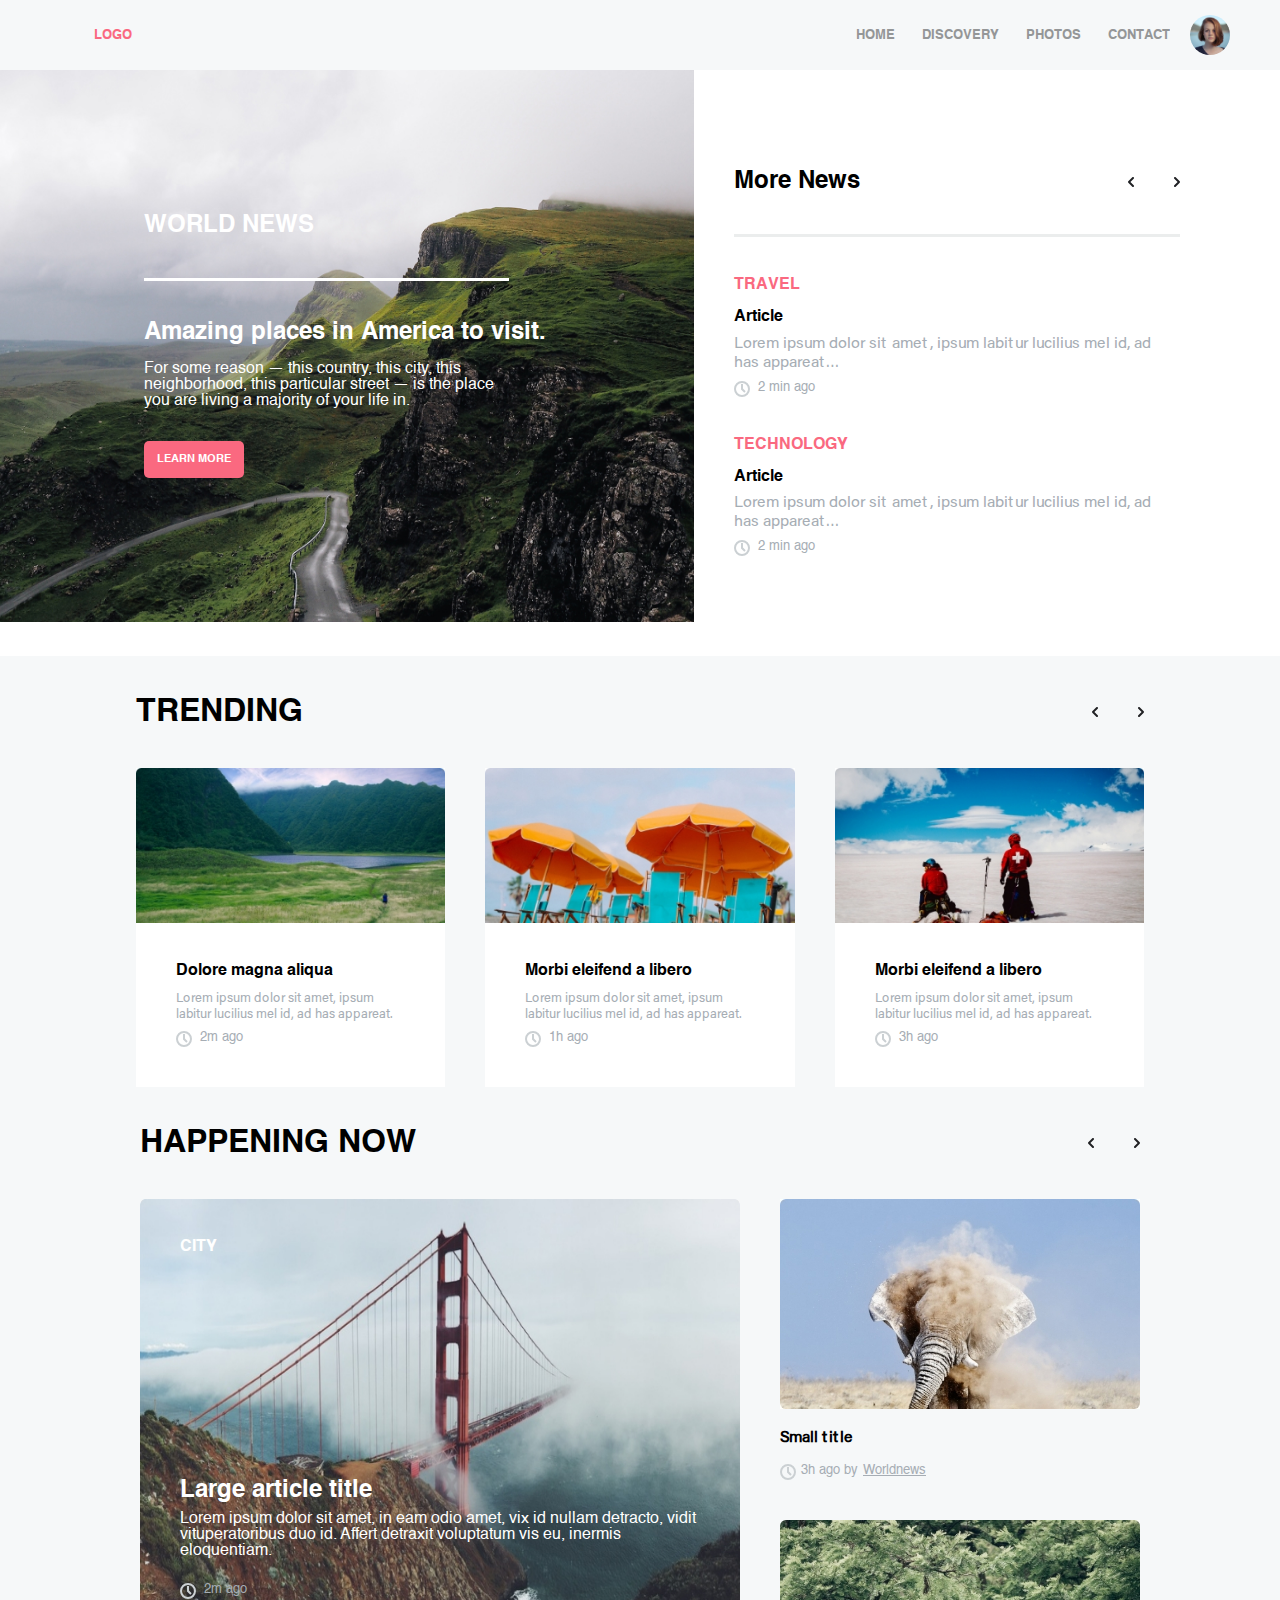
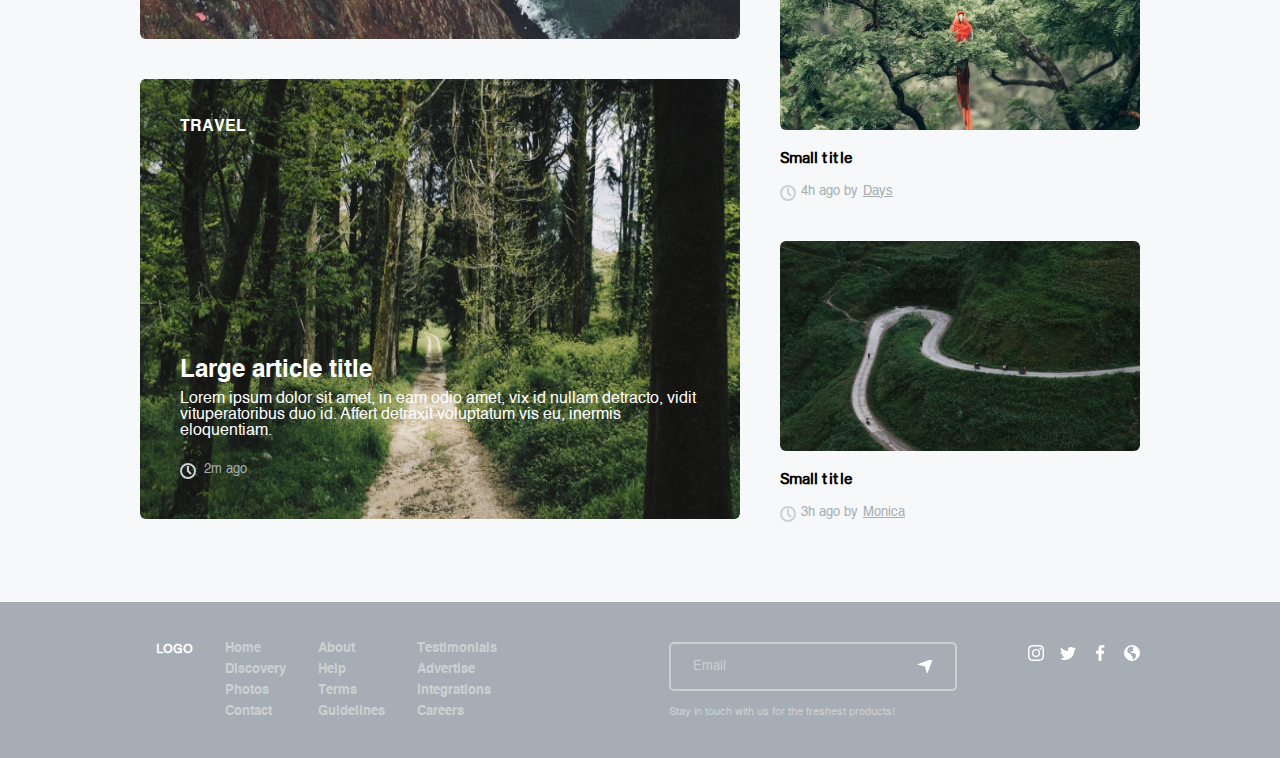
<file: index.html>
<!DOCTYPE html>
<html lang="en">
  <head>
    <meta charset="UTF-8" />
    <meta http-equiv="X-UA-Compatible" content="IE=edge" />
    <meta name="viewport" content="width=device-width, initial-scale=1.0" />
    <link rel="stylesheet" href="style.css" />
    <title>HOME</title>
  </head>
  <body>
    <header>
      <nav class="navbar">
        <img src="./phone-img/phone-hamburger.svg" class="phone-burger" alt="">
        <a href="#" class="nav-logo">LOGO</a>
        <ul class="nav-menu">
          <li class="nav-item" id="hidden-hamburger-logo">
            <a href="#" >LOGO</a>
          </li>
          <li class="nav-item">
            <img src="./phone-img/home.svg" class="hidden-hamburger-icons" alt="">
            <a href="#" class="nav-link focus">HOME</a>
          </li>
          <li class="nav-item">
            <img src="./phone-img/discover.svg" class="hidden-hamburger-icons" alt="">
            <a href="./api.html" class="nav-link">DISCOVERY</a>
          </li>
          <li class="nav-item">
            <img src="./phone-img/photos.svg" class="hidden-hamburger-icons" alt="">
            <a href="#" class="nav-link">PHOTOS</a>
          </li>
          <li class="nav-item">
            <img src="./phone-img/mail.svg" class="hidden-hamburger-icons" alt="">
            <a href="#" class="nav-link">CONTACT</a>
          </li>
          <li class="nav-item" id="hidden-profile-tag">
            <img src="./phone-img/phone-profile.svg" class="hidden-hamburger-icons" alt="">
            <a href="#" class="nav-link">PROFILE</a>
          </li>
        </ul>
        <img src="./images/prof-pic.svg" class="profile-img" alt=""/>
      </nav>
    </header>

    <section class="news-container">
      <div class="left-side">
        <h1>WORLD NEWS</h1>
        <h2>Amazing places in America to visit.</h2>
        <p>
          For some reason — this country, this city, this neighborhood, this
          particular street — is the place you are living a majority of your
          life in.
        </p>
        <a href="./index-2.html" class="learn-more-btn">LEARN MORE</a>
      </div>
      <div class="right-side">
        <h1>
          More News
          <span class="arrow-icons">
            <img src="./images/arrow back.svg" alt="">
            <img src="./images/arrow.svg" alt="">
          </span>
        </h1>
        <div class="articles">
        <p class="title_">TRAVEL</p>
        <p class="article-title">Article</p>
        <p class="article-txt">
          Lorem ipsum dolor sit amet, ipsum labitur lucilius mel id, ad has
          appareat…
        </p>
        <p class="ago"><img src="./images/time.svg" />2 min ago</p>
    </div>
    <div class="articles">
        <p class="title_">TECHNOLOGY</p>
        <p class="article-title">Article</p>
        <p class="article-txt">
          Lorem ipsum dolor sit amet, ipsum labitur lucilius mel id, ad has
          appareat…
        </p>
        <p class="ago"><img src="./images/time.svg" /></i>2 min ago</p>
      </div>
    </div>
    </section>

    <section class="trending-container">
        <div class="trending">
            <div class="bar">
            <h1>
            TRENDING
        </h1>
            <span class="arrow-icons">
                <img src="./images/arrow back.svg" alt="">
                <img src="./images/arrow.svg" alt="">
            </span>
        </div>
    <div class="cards">
        <div class="card">
            <img src="./images/trending-1.jpg" alt="">
            <p class="card-title">Dolore magna aliqua</p>
            <p class="card-txt">Lorem ipsum dolor sit amet, ipsum labitur lucilius mel id, ad has appareat.</p>
            <p class="ago"><img src="./images/time.svg" /></i>2m ago</p>
        </div>
        <div class="card">
            <img src="./images/trending-2.jpg" alt="">
            <p class="card-title">Morbi eleifend a libero</p>
            <p class="card-txt">Lorem ipsum dolor sit amet, ipsum labitur lucilius mel id, ad has appareat.</p>
            <p class="ago"><img src="./images/time.svg" /></i>1h ago</p>
        </div>
        <div class="card">
            <img src="./images/trending-3.jpg" alt="">
            <p class="card-title">Morbi eleifend a libero</p>
            <p class="card-txt">Lorem ipsum dolor sit amet, ipsum labitur lucilius mel id, ad has appareat.</p>
            <p class="ago"><img src="./images/time.svg" /></i>3h ago</p>
        </div>
</div>
</div>
    </section>
    <section class="happening-now-container">
        <div class="bar">
            <h1>
            HAPPENING NOW
        </h1>
            <span class="arrow-icons">
                <img src="./images/arrow back.svg" alt="">
              <img src="./images/arrow.svg" alt="">
            </span>
        </div>
        <div class="happening-sides">
        <div class="happening-left-sides">
        <div class="happening-left-side" id="img-1">
            <p class="title">CITY</p>
            <h1 class="happening-title">Large article title</h1>
            <p class="happening-txt">Lorem ipsum dolor sit amet, in eam odio amet, vix id nullam detracto, vidit vituperatoribus duo id. Affert detraxit voluptatum vis eu, inermis eloquentiam.</p>
            <p class="ago"><img src="./images/time.svg" /></i>2m ago</p>
    </div>
        <div class="happening-left-side" id="img-2">
            <p class="title">TRAVEL</p>
            <h1 class="happening-title">Large article title</h1>
            <p class="happening-txt">Lorem ipsum dolor sit amet, in eam odio amet, vix id nullam detracto, vidit vituperatoribus duo id. Affert detraxit voluptatum vis eu, inermis eloquentiam.</p>
            <p class="ago"><img src="./images/time.svg" /></i>2m ago</p>
            </div>
        </div>

        <div class="happening-right-sides">
            <div class="right-card">
                <img src="./images/happening-right-1.jpg"  alt="">
                <p class="small-title">Small title</p>
                <p class="small-info"><img src="./images/time.svg" />
                    3h ago by <u>Worldnews</u></p>
            </div>
            <div class="right-card">
                <img src="./images/happening-right-2.jpg"  alt="">
                <p class="small-title">Small title</p>
                <p class="small-info"><img src="./images/time.svg" />
                    4h ago by<u>Days</u></p>
            </div> 
            <div class="right-card">
                <img src="./images/happening-right-3.jpg"   alt="">
                <p class="small-title">Small title</p>
                <p class="small-info"><img src="./images/time.svg" />
                    3h ago by<u>Monica</u></p>
            </div>         
        </div>
    </div>
    </section>
    <footer>
      <div class="container-footer">
        <div class="footer-tags">
            <div class="col" id="logo-tag"><a href="#">LOGO</a></div>
            <div class="col"> <a href="#">Home</a>
                <a href="#">Discovery</a>
                <a href="#">Photos</a>
                <a href="#">Contact</a>
            </div>
       <div class="col">
        <a href="#">About</a>
       <a href="#">Help</a>
       <a href="#">Terms</a>
       <a href="#">Guidelines</a>
    </div>
       <div class="col">
           <a href="#">Testimonials</a>
        <a href="#">Advertise</a>
        <a href="#">Integrations</a>
        <a href="#">Careers</a>
    </div>
    </div>

    <form>
        <input type="email" class="email-input" placeholder="Email">
        <label for="">Stay in touch with us for the freshest products!</label>
        </form>

        <div class="icons">
            <img src="./images/instagram.svg" alt="">
            <img src="./images/twitter.svg" alt="">
            <img src="./images/facebook.svg" alt="">
            <img src="./images/web.svg" alt="">
        </div>
      </div>
    </footer>
    
  <script src="./app.js"></script>
  </body>
</html>
</file>
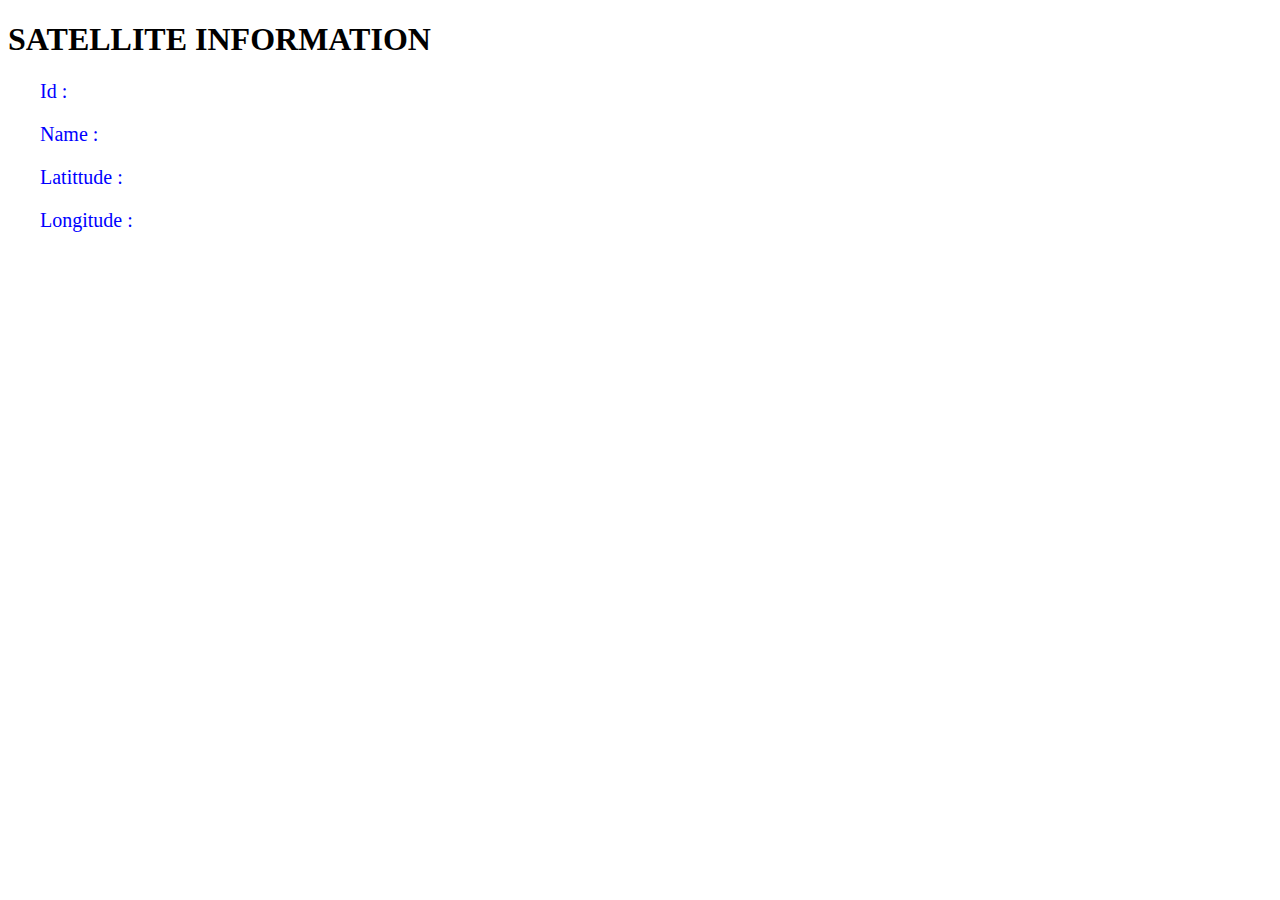
<file: api.html>
<!DOCTYPE html>
<html lang="en">
  <head>
    <meta charset="UTF-8" />
    <meta http-equiv="X-UA-Compatible" content="IE=edge" />
    <meta name="viewport" content="width=device-width, initial-scale=1.0" />
    <title>API</title>
  </head>
  <body>
    <!-- DISCOVERY-ზე გადასვლისას ხსნის API_ს გვერდს -->

    <h1><b>SATELLITE INFORMATION</b></h1>
    <div style="color: blue; margin-left: 2rem; font-size: 20px">
      <p>Id : <span id="id" style="font-weight: bold"></span><br /></p>
      <p>Name : <span id="name" style="font-weight: bold"></span><br /></p>
      <p>Latittude : <span id="lan" style="font-weight: bold"></span><br /></p>
      <p>Longitude : <span id="lon" style="font-weight: bold"> </span></p>
    </div>

    <script>
      const url = "https://api.wheretheiss.at/v1/satellites/25544";

      async function getData() {
        const response = await fetch(url);
        const data = await response.json();
        const { id, name, latitude, longitude } = data;

        document.getElementById("id").textContent = id;
        document.getElementById("name").textContent = name;
        document.getElementById("lan").textContent = latitude;
        document.getElementById("lon").textContent = longitude;
      }
      getData();
    </script>
  </body>
</html>
</file>
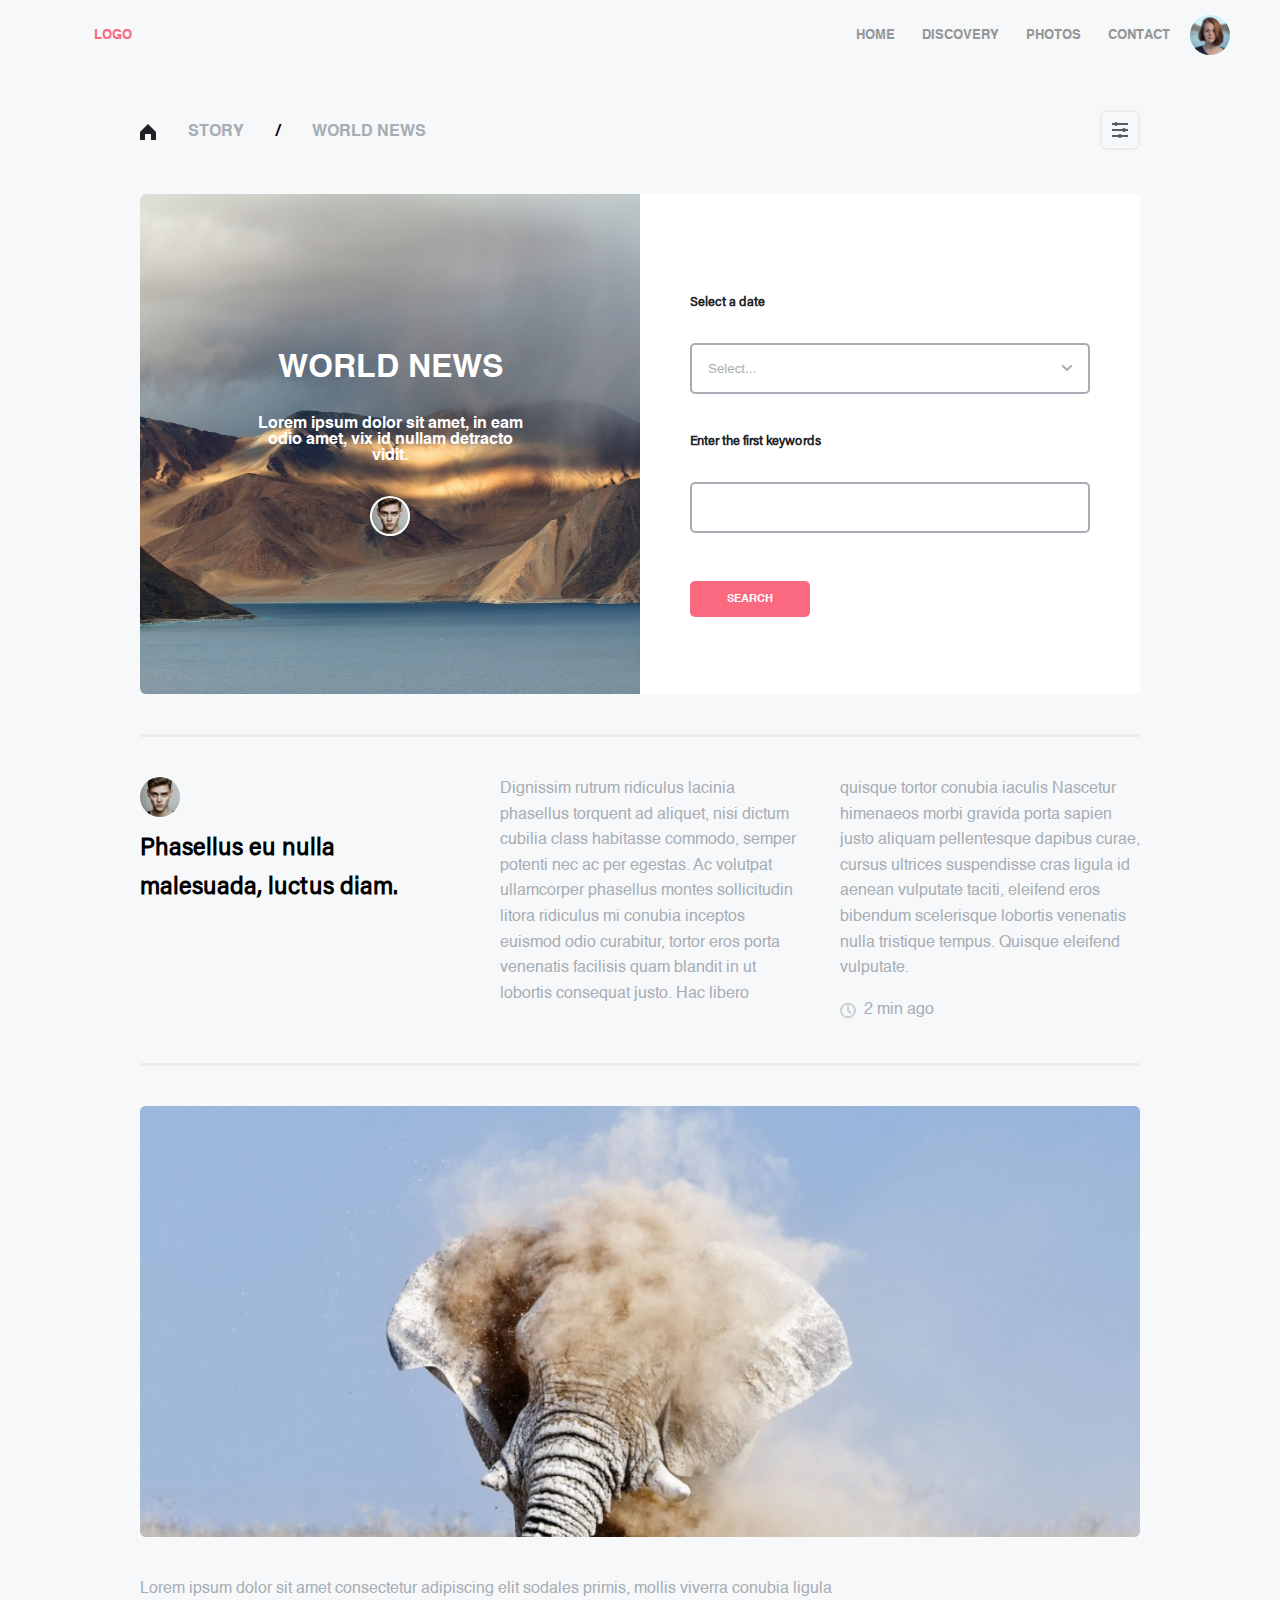
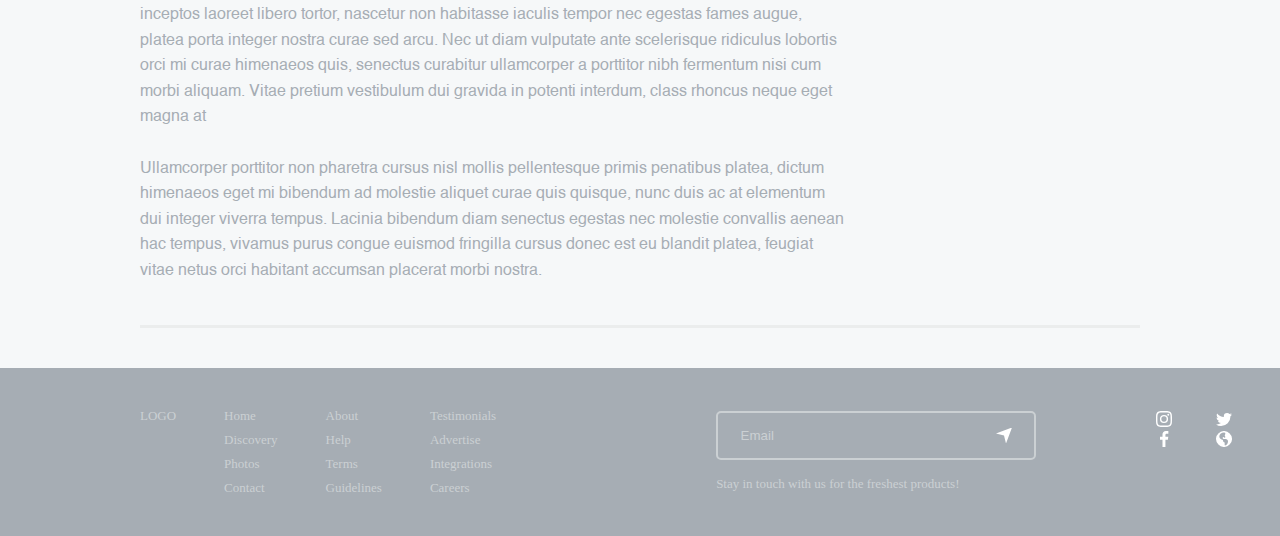
<file: index-2.html>
<!DOCTYPE html>
<html lang="en">
  <head>
    <meta charset="UTF-8" />
    <meta http-equiv="X-UA-Compatible" content="IE=edge" />
    <meta name="viewport" content="width=device-width, initial-scale=1.0" />
    <link rel="stylesheet" href="/style-2.css" />
    <title>Document</title>
  </head>
  <body>
    <header>
      <nav class="navbar">
        <a href="#" class="nav-logo">LOGO</a>
        <ul class="nav-menu">
          <li class="nav-item">
            <a href="" class="nav-link">HOME</a>
          </li>
          <li class="nav-item">
            <a href="" class="nav-link">DISCOVERY</a>
          </li>
          <li class="nav-item">
            <a href="" class="nav-link">PHOTOS</a>
          </li>
          <li class="nav-item">
            <a href="" class="nav-link">CONTACT</a>
          </li>
        </ul>
        <img src="./images/prof-pic.svg" class="profile-img" alt="" />
      </nav>
    </header>

    <!-- --------main------------ -->

    <div class="phone-navbar">
      <img src="./phone-page-2/Arrow Back.svg" class="phone-back-btn" alt="" />
      <img src="./phone-page-2/filter.svg" class="phone-filter" alt="" />
      <!--  phone bar is not displayed on bigger devices-->
    </div>
    <section class="main-container">
      <div class="bar">
        <div class="left-bar">
          <img src="./images/home.svg" alt="" />
          <a href="#" class="focus">STORY</a>
          <p>/</p>
          <a href="#">WORLD NEWS</a>
        </div>
        <div class="right-bar">
          <div class="filter">
            <img src="./page_2_imgs/filter.svg" alt="" />
          </div>
        </div>
      </div>
      <div class="main">
        <div class="main-left">
          <h1>WORLD NEWS</h1>
          <p>
            Lorem ipsum dolor sit amet, in eam odio amet, vix id nullam detracto
            vidit.
          </p>
          <img src="./page_2_imgs/avatar.svg" alt="" />
        </div>

        <div class="main-right">
          <form class="top-form">
            <label for="date" class="top-label">Select a date</label>
            <input
              class="top-input"
              type="datetime"
              id="date"
              name="date"
              placeholder="Select..."
            />
            <label for="" class="top-label">Enter the first keywords</label>
            <input type="text" class="top-input" />
            <button type="submit" class="search-btn">SEARCH</button>
          </form>
        </div>
      </div>
    </section>

    <section class="info-container">
      <div class="left-info">
        <img src="./page_2_imgs/avatar2.svg" alt="" />
        <p>Phasellus eu nulla malesuada, luctus diam.</p>
      </div>
      <div class="right-info">
        <p>
          Dignissim rutrum ridiculus lacinia phasellus torquent ad aliquet, nisi
          dictum cubilia class habitasse commodo, semper potenti nec ac per
          egestas. Ac volutpat ullamcorper phasellus montes sollicitudin litora
          ridiculus mi conubia inceptos euismod odio curabitur, tortor eros
          porta venenatis facilisis quam blandit in ut lobortis consequat justo.
          Hac libero quisque tortor conubia iaculis Nascetur himenaeos morbi
          gravida porta sapien justo aliquam pellentesque dapibus curae, cursus
          ultrices suspendisse cras ligula id aenean vulputate taciti, eleifend
          eros bibendum scelerisque lobortis venenatis nulla tristique tempus.
          Quisque eleifend vulputate.
        </p>
        <span><img src="./images/time.svg" alt="" />2 min ago</span>
      </div>
    </section>

    <section class="elephant">
      <img src="./page_2_imgs/elephant.jpg" alt="" />
      <p>
        Lorem ipsum dolor sit amet consectetur adipiscing elit sodales primis,
        mollis viverra conubia ligula inceptos laoreet libero tortor, nascetur
        non habitasse iaculis tempor nec egestas fames augue, platea porta
        integer nostra curae sed arcu. Nec ut diam vulputate ante scelerisque
        ridiculus lobortis orci mi curae himenaeos quis, senectus curabitur
        ullamcorper a porttitor nibh fermentum nisi cum morbi aliquam. Vitae
        pretium vestibulum dui gravida in potenti interdum, class rhoncus neque
        eget magna at <br /><br />
        Ullamcorper porttitor non pharetra cursus nisl mollis pellentesque
        primis penatibus platea, dictum himenaeos eget mi bibendum ad molestie
        aliquet curae quis quisque, nunc duis ac at elementum dui integer
        viverra tempus. Lacinia bibendum diam senectus egestas nec molestie
        convallis aenean hac tempus, vivamus purus congue euismod fringilla
        cursus donec est eu blandit platea, feugiat vitae netus orci habitant
        accumsan placerat morbi nostra.
      </p>
      <span class="visible-only-phone"
        >In hac habitasse platea dictumst. Sed nec venenatis odio. Nulla
        faucibus ipsum sed faucibus accumsan. Donec rhoncus luctus.</span
      >
    </section>
    <footer>
      <div class="footer-tags">
        <div class="col" id="logo-tag"><a href="#">LOGO</a></div>
        <div class="col">
          <a href="#">Home</a>
          <a href="#">Discovery</a>
          <a href="#">Photos</a>
          <a href="#">Contact</a>
        </div>
        <div class="col">
          <a href="#">About</a>
          <a href="#">Help</a>
          <a href="#">Terms</a>
          <a href="#">Guidelines</a>
        </div>
        <div class="col">
          <a href="#">Testimonials</a>
          <a href="#">Advertise</a>
          <a href="#">Integrations</a>
          <a href="#">Careers</a>
        </div>
      </div>

      <form>
        <input type="email" class="email-input" placeholder="Email" />
        <label for="">Stay in touch with us for the freshest products!</label>
      </form>

      <div class="icons">
        <img src="./images/instagram.svg" alt="" />
        <img src="./images/twitter.svg" alt="" />
        <img src="./images/facebook.svg" alt="" />
        <img src="./images/web.svg" alt="" />
      </div>

    </footer>
     <!-- ------------------phone paging----------------- -->
     <div class="phone-paging">
      <a href="#">01</a>
      <a href="#">02</a>
      <a href="#">03</a>
      <a href="#">04</a>
      <a href="#">05</a>
      <a href="#">06</a>
      <img src="./phone-page-2/More.svg" alt="">

      <script src="./app-2.js"></script>
  </body>
</html>
</file>
<file: style.css>
@import "fonts.css";

* {
  padding: 0;
  margin: 0;
  box-sizing: border-box;
}
/* ---------- navigation ----------- */

.navbar {
  display: flex;
  align-items: center;
  min-height: 70px;
  background-color: #f6f8f9;
  padding: 0 30px;
  font-family: "Helvetica-bold";
  font-size: 11px;
}
.phone-burger {
  display: none;
}
#hidden-profile-tag {
  display: none;
}
.hidden-hamburger-icons {
  display: none;
}
#hidden-hamburger-logo {
  display: none;
}

.nav-logo {
  padding-left: 4rem;
  color: #fa6980;
  font-size: 13px;
  text-decoration: none;
}

.nav-menu {
  display: flex;
  gap: 27px;
  width: 100%;
  justify-content: end;
  list-style: none;
}

.nav-link {
  color: #343638;
  font-size: 13px;
  text-decoration: none;
  opacity: 0.5;
  float: right;
}
.nav-link:hover {
  opacity: 1;
  transition: 0.5s all ease-in-out;
}

.profile-img {
  padding: 10px 20px;
  height: 60px;
}
/* ----------- news ----------- */
.news-container {
  display: flex;
  height: max-content;
  width: 100%;
  gap: 2.5rem;
}

.left-side {
  display: flex;
  flex-direction: column;
  align-items: flex-start;
  padding: 9rem;
  width: 60%;
  height: max-content;
  background-image: url(./images/news-img.jpg);
  background-size: 100% 100%;
  background-position: inherit;
  color: #fff;
}

.left-side > h1 {
  width: 90%;
  border-bottom: 3px white solid;
  padding-bottom: 2.5rem;
  font-family: "Helvetica-bold";
  font-size: 24px;
}
.left-side > h2 {
  margin-top: 2.5rem;
  font-family: "Helvetica-bold";
  font-size: 24px;
}
.left-side > p {
  margin-top: 1rem;
  margin-right: 2rem;
  font-family: "Helvetica";
  font-size: 16px;
}

.learn-more-btn {
  margin-top: 2rem;
  text-align: center;
  text-decoration: none;
  padding: 0.8rem;
  border-radius: 5px;
  background-color: #fa6980;
  color: #fff;
  font-family: "Helvetica-bold";
  font-size: 11px;
  border: none;
}

.right-side {
  display: flex;
  flex-direction: column;
  padding: 6.25rem 6.25rem 6.25rem 0;
}

.right-side > h1 {
  display: flex;
  justify-content: space-between;
  width: 100%;
  border-bottom: 3px solid #ebeded;
  padding-bottom: 2.5rem;
  font-family: "Helvetica-bold";
  font-size: 24px;
}

.arrow-icons {
  display: flex;
  align-items: center;
  gap: 2.5rem;
  font-size: 1rem;
}

.title_ {
  color: #fa6980;
  margin-top: 2.5rem;
  font-family: "Helvetica-bold";
  font-size: 16px;
}

.article-title {
  font-family: "Helvetica-bold";
  font-size: 16px;
  margin-top: 1rem;
  margin-bottom: 0.6rem;
}
.article-txt {
  color: #a6adb4;
  font-family: "Acumin Pro";
  font-size: 16px;
}
.ago {
  display: flex;
  color: #a6adb4;
  gap: 0.5rem;
  font-size: 13px;
  font-family: "Helvetica";
  padding-top: 0.5rem;
}
/* ---------- trending ----------- */
.trending-container {
  background-color: #f6f8f9;
}
.trending {
  margin: 0rem 8.5rem;
  padding-top: 2.5rem;
}
.bar {
  display: flex;
  justify-content: space-between;
  font-family: "Helvetica-bold";
}

.cards {
  display: flex;
  gap: 2.5rem;
  margin-top: 2.5rem;
}
.card {
  display: flex;
  flex-direction: column;
  background-color: #fff;
}
.card > img {
  width: 100%;
}
.card-title {
  margin: 2.5rem 2.5rem 0.75rem 2.5rem;
  font-family: "Helvetica-bold";
  font-size: 16px;
}

.card-txt {
  margin: 0 2.5rem 0rem 2.5rem;
  font-size: 13px;
  color: #a6adb4;
  font-family: "Acumin Pro";
}
.card > .ago {
  margin-left: 2.5rem;
  margin-bottom: 2.5rem;
  font-family: "Helvetica";
  font-size: 13px;
}
/* --------- happening-now ------------- */
.happening-sides {
  display: flex;
  gap: 2.5rem;
  padding-top: 2.5rem;
}
.happening-now-container {
  padding: 2.5rem 8.75rem 2.5rem 8.75rem;
  background-color: #f6f8f9;
}
.happening-left-sides {
  display: flex;
  flex-direction: column;
  color: white;
}
#img-1 {
  background-image: url(./images/happening-1.jpg);
  background-size: 100% 100%;
  background-position: inherit;
  background-repeat: no-repeat;
  border-radius: 5px;
}
#img-2 {
  background-image: url(./images/happening-2.jpg);
  background-size: 100% 100%;
  background-position: inherit;
  background-repeat: no-repeat;
  margin-top: 2.5rem;
  border-radius: 5px;
}
.title {
  font-size: 16px;
  font-family: "Helvetica-bold";
  margin-top: 2.5rem;
  margin-left: 2.5rem;
}
.happening-title {
  font-size: 24px;
  font-family: "Helvetica-bold";
  margin-top: 14rem;
  margin-left: 2.5rem;
}
.happening-txt {
  margin: 0.5rem 2.5rem 1rem 2.5rem;
  font-size: 16px;
  font-family: "Helvetica";
}
.happening-left-side > .ago {
  margin-left: 2.5rem;
  margin-bottom: 2.5rem;
  font-size: 13px;
  font-family: "Helvetica";
}
/* ----------happpeing right side ---------- */
.right-card {
  margin-bottom: 2.5rem;
}
.small-title {
  margin-top: 1rem;
  font-weight: bold;
  font-family: "Acumin Pro";
  font-size: 16px;
}
.small-info {
  display: flex;
  gap: 5px;
  margin-top: 1rem;
  color: #a6adb4;
  font-size: 13px;
  font-family: "Helvetica";
}
/* -------footer-------- */
footer {
  background-color: #a6adb4;
}
.container-footer {
  display: flex;
  gap: 1rem;
}
.footer-tags {
  margin: 0 8.75rem;
  display: flex;
}
.col {
  display: flex;
  flex-direction: column;
  gap: 0.5rem;
  margin: 2.5rem 0;
  padding: 0 1rem;
}
.col > a {
  text-decoration: none;
  color: #cbd0d3;
  font-size: 13px;
  font-family: "Helvetica-bold";
}
#logo-tag > a {
  color: #fff;
  font-family: "Acumin Pro";
  font-size: 13px;
  font-weight: bold;
}
form {
  display: flex;
  justify-content: center;
  flex-direction: column;
  gap: 1rem;
}
.email-input {
  display: flex;
  width: 18rem;
  height: 2.5rem;
  background-color: #a6adb4;
  padding: 1.4rem;
  border-radius: 5px;
  border-color: #cbd0d3;
  border-style: solid;
  font-family: "Helvetica";
  font-size: 13px;
}
.email-input::placeholder {
  color: #cbd0d3;
  background: url(./images/send.svg) no-repeat right;
}
label {
  font-size: 11px;
  font-family: "Helvetica";
  color: #cbd0d3;
}

.icons {
  display: flex;
  align-items: flex-start;
  justify-content: flex-end;
  gap: 1rem;
  padding-top: 2.7rem;
  padding-right: 8.75rem;
  width: 100%;
}
/* ------- responsive ------- */
@media screen and (max-width: 768px) {
  html,
  body {
    max-width: 100%;
    overflow-x: hidden;
  }
  .phone-burger {
    display: block;
    cursor: pointer;
  }
  #hidden-profile-tag {
    display: block;
  }
  .hidden-hamburger-icons {
    display: block;
  }
  #hidden-hamburger-logo {
    display: block;
  }
  .nav-menu {
    flex-direction: column;
    position: fixed;
    align-items: flex-start;
    justify-content: flex-start;
    top: 0;
    padding: 0;
    left: -100%;
    width: 70vw;
    height: 100vh;
    background-color: white;
    transition: 1s all ease-in-out;
    z-index: -1;
  }

  .nav-menu.active {
    left: 0;
    z-index: 10;
    box-shadow: -45px 0px 125px 50px rgba(0, 0, 0, 0.8), 60vw 0 white;
  }

  .nav-item,
  #hidden-profile-tag,
  #hidden-hamburger-logo {
    margin: 1rem 1.5rem;
    display: flex;
    justify-content: center;
    align-items: center;
    gap: 1rem;
  }

  #hidden-hamburger-logo > a {
    text-decoration: none;
    color: #fa6980;
    font-size: 13px;
  }
  .nav-item > a,
  #hidden-profile-tag > a {
    font-size: 11px;
  }
  .navbar {
    display: flex;
    justify-content: space-between;
    align-items: center;
    background-color: #f6f8f9;
    max-height: 2.5rem;
  }
  .nav-logo {
    color: #a6adb4;
    font-size: 13px;
    font-weight: bold;
    text-decoration: none;
  }
  .profile-img {
    content: url(./phone-img/phone-profile.svg);
  }
  /* -----container-------- */
  .news-container {
    display: flex;
    flex-direction: column;
  }
  .left-side {
    width: 100%;
    background-size: 100vw 390px;
    padding: 2.5rem 1.5rem;
  }

  .right-side {
    display: flex;
    flex-direction: column;
    padding: 2.5rem 1.5rem;
  }

  .right-side > h1 {
    display: flex;
    justify-content: space-between;
    width: 100%;
    border-bottom: 3px solid #ebeded;
    padding-bottom: 2.5rem;
  }
  /* -------trending------------ */

  .trending {
    margin: 2.5rem 1.5rem 0 1.5rem;
  }
  .cards {
    flex-direction: column;
  }

  /* -------- happening ---------- */

  .happening-sides {
    flex-direction: column;
    gap: 0;
  }

  .happening-now-container {
    padding: 2.5rem 1.5rem;
  }
  #img-1 {
    background-size: 100vw 300px;
  }
  #img-2 {
    background-size: 100vw 300px;
  }
  .title {
    font-weight: bold;
    margin-top: 2rem;
    margin-left: 1.5rem;
  }
  .happening-title {
    margin-top: 3.75rem;
    margin-left: 1.5rem;
  }
  .happening-txt {
    margin: 1rem 1.5rem;
    font-size: 14px;
  }
  .happening-left-side > .ago {
    margin-left: 1.5rem;
    margin-bottom: 2.5rem;
  }
  .happening-left-sides {
    border-bottom: 2px solid #cbd0d3;
    padding-bottom: 2.5rem;
  }

  .happening-right-sides {
    display: flex;
    flex-direction: column;
    align-items: center;
    justify-content: center;
  }
  .right-card > * {
    width: 80vw;
  }
  .right-card {
    margin-top: 2.5rem;
  }
  footer {
    display: none;
  }
}
@media screen and (max-width: 1024px) {
  /* -----------news container--------- */
  .news-container {
    display: flex;
    flex-direction: column;
  }
  .left-side {
    width: 100%;
    background-size: 100vw 100%;
    height: 400px;
    padding: 2.5rem 5rem;
  }

  .right-side {
    display: flex;
    flex-direction: column;
    padding: 2.5rem 5rem;
  }

  .right-side > h1 {
    display: flex;
    justify-content: space-between;
    width: 100%;
    border-bottom: 3px solid #ebeded;
    padding-bottom: 2.5rem;
  }
  /* -------trending------- */
  .trending {
    margin: 0rem 5rem;
  }
  .cards {
    flex-direction: column;
  }

  /* ---------happening-------- */
  .happening-sides {
    flex-direction: column;
    gap: 0;
  }

  .happening-now-container {
    padding: 2.5rem 5rem;
  }
  #img-1 {
    background-size: 100vw 100%;
  }
  #img-2 {
    background-size: 100vw 100%;
  }
  .title {
    font-weight: bold;
    margin-top: 2rem;
    margin-left: 1.5rem;
  }
  .happening-title {
    margin-top: 15rem;
    margin-left: 1.5rem;
  }
  .happening-txt {
    margin: 1rem 1.5rem;
    font-size: 14px;
  }
  .happening-left-side > .ago {
    margin-left: 1.5rem;
    margin-bottom: 2.5rem;
  }
  .happening-left-sides {
    border-bottom: 2px solid #cbd0d3;
    padding-bottom: 2.5rem;
  }
  /* ------happening right side-------- */

  .right-card > * {
    width: 80vw;
  }
  .right-card {
    margin-top: 2.5rem;
  }

  /* ------footer------- */
  .container-footer {
    display: flex;
    flex-direction: column;
    gap: 1rem;
  }
  .email-input {
    margin-top: 1rem;
    margin-left: 10rem;
  }
  label {
    margin-bottom: 2rem;
    margin-left: 10rem;
  }
  .icons {
    position: absolute;
  }
}
</file>
<file: style-2.css>
@import "./fonts.css";
* {
  padding: 0;
  margin: 0;
  box-sizing: border-box;
  background-color: #f6f8f9;
}
/* ---------- navigation ----------- */

.navbar {
  display: flex;
  align-items: center;
  min-height: 70px;
  padding: 0 30px;
  font-family: "Helvetica-bold";
}
.nav-logo {
  padding-left: 4rem;
  color: #fa6980;
  font-size: 13px;
  text-decoration: none;
}

.nav-menu {
  display: flex;
  gap: 27px;
  width: 100%;
  justify-content: end;
  list-style: none;
}

.nav-link {
  color: #343638;
  font-size: 13px;
  text-decoration: none;
  opacity: 0.5;
  float: right;
}
.nav-link:hover {
  opacity: 1;
  transition: 0.5s all ease-in-out;
}

.profile-img {
  padding: 10px 20px;
  height: 60px;
}
.phone-navbar {
  display: none;
}
/* -------- main -------- */
.main-container {
  margin: 2.5rem 8.75rem;
}
.bar {
  display: flex;
  justify-content: space-between;
}
.left-bar {
  display: flex;
  align-items: center;
  gap: 2rem;
  width: 50%;
  font-family: "Helvetica-bold";
}
.left-bar > a {
  text-decoration: none;
  color: #a6adb4;
  font-weight: bold;
}
.left-bar > a.focus:visited {
  color: #202124;
}

.filter {
  cursor: pointer;
}
.main-right,
.top-form,
.top-input,
.top-label {
  background-color: #fff;
}

/* --------main content ------------- */
.main {
  display: flex;
  margin-top: 2.5rem;
}
.main-left {
  display: flex;
  flex-direction: column;
  justify-content: center;
  text-align: center;
  align-items: center;
  gap: 2rem;
  padding: 0 110px;
  color: #fff;
  background: url(./page_2_imgs/main-img.jpg) no-repeat;
  background-size: 100% 100%;
  height: 500px;
  width: 50%;
  font-family: "Helvetica-bold";
}
.main-left > h1 {
  font-size: 32px;
  background-color: transparent;
}
.main-left > p,
img {
  background-color: transparent;
}

.main-right {
  display: flex;
  justify-content: center;
  width: 50%;
}
.top-form {
  display: flex;
  flex-direction: column;
}
.top-input {
  width: 25rem;
  padding: 1rem;
  border-radius: 5px;
  border-color: #a6adb4;
  border-style: solid;
  margin-top: 1rem;
  outline: none;
}
.top-input::placeholder {
  color: #a6adb4;
  background: url(./page_2_imgs/dropdown.svg) no-repeat right;
}
.top-label {
  margin-top: 1.5rem;
  font-family: "Acumin Pro";
  font-size: 13px;
  font-weight: bold;
  color: #202124;
}

.search-btn {
  margin-top: 2rem;
  text-align: center;
  width: 30%;
  padding: 0.8rem;
  border-radius: 5px;
  background-color: #fa6980;
  color: #fff;
  font-family: "Helvetica-bold";
  font-size: 11px;
  border: none;
}
/* ---------info section ---------- */
.info-container {
  display: flex;
  margin: 2.5rem 8.75rem;
  border-top: #ebeded solid 3px;
  border-bottom: #ebeded solid 3px;
  padding: 2.5rem 0;
  gap: 2.5rem;
}
.left-info {
  width: 33vw;
  font-size: 24px;
  font-family: "Acumin Pro";
  font-weight: bold;
  line-height: 1.6;
}
.right-info {
  width: 66vw;
  column-count: 2;
  column-gap: 2.5rem;
  color: #a6adb4;
  font-family: "Helvetica";
  line-height: 1.6;
}

.right-info > span {
  display: flex;
  gap: 0.5rem;
  margin-top: 1rem;
}
/* ------- elephant --------  */

.elephant {
  display: flex;
  flex-direction: column;
  margin: 2.5rem 8.75rem;
  gap: 2.5rem;
  border-bottom: #ebeded solid 3px;
  padding-bottom: 2.5rem;
}
.elephant > p {
  font-family: "Helvetica";
  width: 55vw;
  line-height: 1.6;
  color: #a6adb4;
}
.visible-only-phone {
  display: none;
}

/* ------------ footer ---------- */
.phone-paging {
  display: none;
}
footer {
  display: flex;
  gap: 5rem;
}
footer,
.footer-tags,
.col,
.col > a,
form,
label,
.icons {
  background-color: #a6adb4;
}
.footer-tags {
  margin: 0 8.75rem;
  display: flex;
  gap: 3rem;
}
.col {
  display: flex;
  flex-direction: column;
  gap: 0.5rem;
  margin: 2.5rem 0;
}
.col > a {
  text-decoration: none;
  color: #cbd0d3;
  font-size: 13px;
}
form {
  display: flex;
  justify-content: center;
  flex-direction: column;
  gap: 1rem;
}
.email-input {
  display: flex;
  flex-direction: row;
  width: 20rem;
  height: 2.5rem;
  background-color: #a6adb4;
  padding: 1.4rem;
  border-radius: 5px;
  border-color: #cbd0d3;
  border-style: solid;
  outline: none;
}
.email-input::placeholder {
  color: #cbd0d3;
  background: url(./images/send.svg) no-repeat right;
}
label {
  font-size: 13px;
  color: #cbd0d3;
}

.icons {
  padding-top: 2.7rem;
}
.icons > img {
  padding-left: 2.5rem;
}
/* -----------responsive---------- */

@media screen and (max-width: 768px) {
  html,
  body {
    max-width: 100%;
    overflow-x: hidden;
  }
  .navbar,
  .bar {
    display: none;
  }
  .phone-navbar {
    display: flex;
    justify-content: space-between;
    margin: 2rem 1.5rem;
  }

  /* ---------main---------- */
  .main-container {
    margin: 0rem;
  }
  .main {
    flex-direction: column;
    justify-content: center;
    align-items: center;
    width: 100%;
  }
  .main-left {
    background-size: 100vw 390px;
    height: 390px;
    width: 100%;
    padding: 0 1.5rem;
  }

  .main-left > p {
    letter-spacing: 1px;
    font-weight: bold;
  }
  .main-right {
    width: 100%;
    padding-bottom: 2.5rem;
  }
  .top-input {
    width: 90vw;
  }
  /* ---------info section ---------- */
  .info-container {
    flex-direction: column;
    margin: 2.5rem 1.5rem;
    padding: 2.5rem 1rem;
  }
  .left-info {
    width: 100%;
  }

  .right-info {
    display: flex;
    flex-direction: column;
    width: 100%;
  }
  .right-info > p {
    line-height: 1.6;
    margin-bottom: 2.5rem;
  }
  /* -------elephant--------- */
  .elephant {
    margin: 2.5rem 1.5rem;
  }
  .elephant > p {
    width: 100%;
  }
  .elephant > img {
    height: 180px;
  }
  .visible-only-phone {
    display: block;
    font-family: "Helvetica";
  }
  footer {
    display: none;
  }
  .phone-paging {
    display: flex;
    margin: 2rem;
    justify-content: center;
    gap: 1rem;
  }
  .phone-paging > a {
    text-decoration: none;
    font-size: 11px;
    color: #a6adb4;
    font-family: "Helvetica";
  }
  .phone-paging > a:first-child {
    border-bottom: 2px solid #fa6980;
    color: #000;
  }
}
@media screen and (max-width: 1024px) {
  .main {
    display: flex;
    flex-direction: column;
  }
  .main-left {
    padding: 1rem;
    width: 100%;
  }
  .main-right {
    width: 100%;
    padding: 2.5rem 0;
  }
  .info-container {
    display: flex;
    flex-direction: column;
    gap: 2.5rem;
  }
  .left-info {
    width: 33vw;
    font-size: 24px;
    font-family: "Acumin Pro";
    font-weight: bold;
    line-height: 1.6;
  }
  /* ----------elephant------- */
  .elephant > p {
    width: 100%;
  }

  footer {
    display: none;
  }
}
</file>
